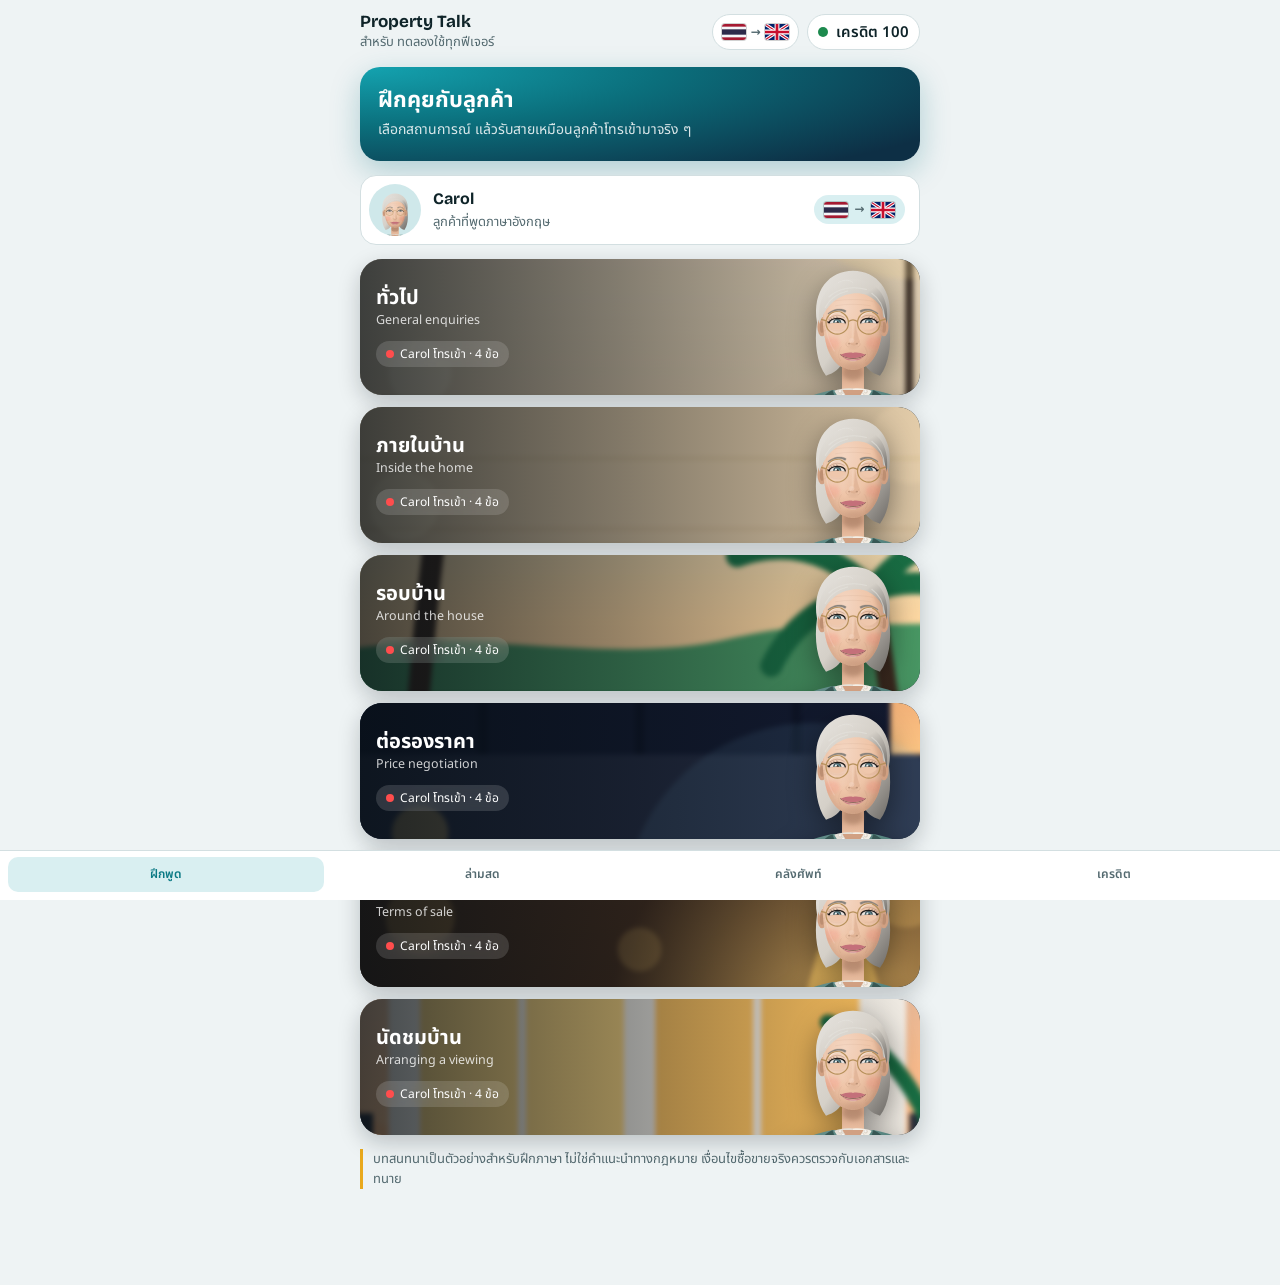
<file: index.html>
<!doctype html>
<html lang="th"><head><meta charset="utf-8"><meta name="viewport" content="width=device-width,initial-scale=1">
<title>Property Talk</title>
<meta http-equiv="refresh" content="0; url=customers/demo/">
<style>body{font-family:system-ui,sans-serif;background:#0c1318;color:#fff;display:grid;place-items:center;min-height:100vh;margin:0}a{color:#4cd4de}</style>
</head><body><p><a href="customers/demo/">Property Talk &rarr;</a></p></body></html>
</file>
<file: core/style.css>
/* Property Talk: shared styles. Phone-first single column, fixed bottom tab bar, light and dark themes. */
:root{
  color-scheme:light;
  --bg:#eef3f4; --surface:#ffffff; --ink:#0f2429; --muted:#546a70; --line:#d3dfe1;
  --accent:#0b7a85; --accent-ink:#ffffff; --accent-soft:#d9eff1; --sun:#e9a91d;
  --good:#1d8a4e; --bad:#c2371f; --face-bg:#cfe8ea;
  --font-display:'Bricolage Grotesque','Noto Sans Thai',system-ui,sans-serif;
  --font-body:'Noto Sans Thai',system-ui,-apple-system,'Segoe UI',sans-serif;
}
@media (prefers-color-scheme: dark){:root:not([data-theme="light"]){
  --bg:#0c1a1e; --surface:#132a30; --ink:#e6f1f3; --muted:#93aab0; --line:#24414a;
  --accent:#4cc3cd; --accent-ink:#06282c; --accent-soft:#17383e; --sun:#f0bd4a;
  --good:#5fcf8f; --bad:#ff8a78; --face-bg:#1d4149; color-scheme:dark}}
:root[data-theme="dark"]{
  --bg:#0c1a1e; --surface:#132a30; --ink:#e6f1f3; --muted:#93aab0; --line:#24414a;
  --accent:#4cc3cd; --accent-ink:#06282c; --accent-soft:#17383e; --sun:#f0bd4a;
  --good:#5fcf8f; --bad:#ff8a78; --face-bg:#1d4149; color-scheme:dark}
*{box-sizing:border-box}
[hidden]{display:none!important}
html{-webkit-text-size-adjust:100%}
body{margin:0;background:var(--bg);color:var(--ink);font-family:var(--font-body);font-size:15px;line-height:1.55;padding-inline:16px;padding-block:calc(12px + env(safe-area-inset-top,0px)) calc(96px + env(safe-area-inset-bottom,0px))}
img{max-width:100%}
.wrap{max-width:560px;margin-inline:auto;display:flex;flex-direction:column;gap:14px;min-width:0}
h1,h2,h3{font-family:var(--font-display);margin:0;text-wrap:balance;line-height:1.2}
h1{font-size:22px}h2{font-size:19px}h3{font-size:15px}
p{margin:0}
.muted{color:var(--muted)}
.small{font-size:13px}
header.top{display:flex;align-items:center;justify-content:space-between;gap:12px}
.pill{font:inherit;display:inline-flex;align-items:center;gap:8px;border:1px solid var(--line);background:var(--surface);color:var(--ink);border-radius:999px;padding:6px 12px;font-weight:600;cursor:pointer;min-height:36px}
.dot{width:10px;height:10px;border-radius:50%;background:var(--good)}
.dot.warn{background:var(--sun)}.dot.crit,.dot.out{background:var(--bad)}
.card{background:var(--surface);border:1px solid var(--line);border-radius:14px;padding:14px;min-width:0}
.btn{font:inherit;font-weight:600;border:1px solid var(--line);background:var(--surface);color:var(--ink);border-radius:10px;padding:8px 12px;min-height:40px;cursor:pointer;display:inline-flex;align-items:center;justify-content:center;gap:6px}
.btn.sm{min-height:34px;padding:5px 10px;font-size:13px}
.btn.primary{background:var(--accent);color:var(--accent-ink);border-color:var(--accent)}
.btn.on{background:var(--accent-soft);border-color:var(--accent)}
.btn:focus-visible,.pill:focus-visible,.opt:focus-visible,.w:focus-visible,.tab:focus-visible,.cat:focus-visible,.chip:focus-visible,input:focus-visible,textarea:focus-visible{outline:2px solid var(--accent);outline-offset:2px}
.row{display:flex;flex-wrap:wrap;gap:8px;align-items:center}
.acts{display:flex;flex-wrap:wrap;gap:6px;margin-top:10px}
.cats{display:grid;gap:10px}
.tag{font-size:12px;font-weight:600;border-radius:6px;padding:2px 8px;background:var(--accent-soft);color:var(--ink)}
@keyframes talk{from{transform:scaleY(.35)}to{transform:scaleY(1.25)}}
.en{font-family:var(--font-display);font-size:19px;font-weight:600;line-height:1.4}
.w{cursor:pointer;text-decoration:underline dotted;text-decoration-color:var(--muted);text-underline-offset:4px;text-decoration-thickness:1px;border-radius:3px}
.wordbar{display:flex;flex-wrap:wrap;gap:8px;align-items:center;background:var(--accent-soft);border-radius:12px;padding:10px 12px}
.wordbar:empty{display:none}
.mic{width:64px;height:64px;border-radius:50%;border:0;background:var(--accent);color:var(--accent-ink);display:inline-flex;align-items:center;justify-content:center;cursor:pointer;flex:none}
.mic svg{width:26px;height:26px}
.mic.live{animation:pulse 1s infinite}
@keyframes pulse{0%{box-shadow:0 0 0 0 rgba(11,122,133,.5)}100%{box-shadow:0 0 0 16px rgba(11,122,133,0)}}
.seg{display:grid;grid-template-columns:1fr 1fr;gap:6px;background:var(--line);padding:4px;border-radius:12px}
.seg button{font:inherit;font-weight:600;border:0;border-radius:9px;padding:9px;background:transparent;color:var(--ink);cursor:pointer}
.seg button.on{background:var(--surface)}
textarea,input[type=number],input[type=text]{font:inherit;width:100%;border:1px solid var(--line);border-radius:10px;padding:10px;background:var(--bg);color:var(--ink)}
textarea{resize:vertical}
label.f{display:flex;flex-direction:column;gap:4px;font-size:13px;color:var(--muted);min-width:0}
.out .en{font-size:22px}
.chips{display:flex;flex-wrap:wrap;gap:8px}
.chip{font:inherit;font-size:13px;border:1px solid var(--line);background:var(--surface);color:var(--ink);border-radius:999px;padding:6px 12px;cursor:pointer;text-align:left}
.note{font-size:13px;color:var(--muted);border-left:3px solid var(--sun);padding-left:10px}
.meter{position:relative;height:16px;border-radius:8px;background:var(--line);overflow:hidden}
.meter .fill{height:100%;background:var(--good);transition:width .3s}
.meter .fill.warn{background:var(--sun)}.meter .fill.crit,.meter .fill.out{background:var(--bad)}
.meter i{position:absolute;top:0;bottom:0;width:2px;background:var(--surface)}
.ticks{position:relative;height:18px;font-size:12px;color:var(--muted)}
.ticks span{position:absolute;transform:translateX(-50%);top:2px}
.bal{font-family:var(--font-display);font-size:40px;font-weight:700;line-height:1;font-variant-numeric:tabular-nums}
.packs{display:grid;grid-template-columns:repeat(auto-fit,minmax(150px,1fr));gap:10px}
.pack{border:1px solid var(--line);border-radius:12px;padding:12px;display:flex;flex-direction:column;gap:6px;background:var(--surface)}
.pack b{font-family:var(--font-display);font-size:20px;font-variant-numeric:tabular-nums}
.tbl{overflow-x:auto}
table{border-collapse:collapse;width:100%;min-width:420px;font-size:13px;font-variant-numeric:tabular-nums}
th,td{padding:8px 6px;border-bottom:1px solid var(--line);text-align:right;white-space:nowrap}
th:first-child,td:first-child{text-align:left}
td input{width:84px;padding:6px;text-align:right}
.good{color:var(--good);font-weight:600}.bad{color:var(--bad);font-weight:600}
.grid2{display:grid;grid-template-columns:1fr 1fr;gap:10px}
.item{display:flex;gap:10px;justify-content:space-between;align-items:flex-start;padding:10px 0;border-bottom:1px solid var(--line)}
.item:last-child{border-bottom:0}
.item .e{font-weight:600}
.flash{min-height:180px;display:flex;flex-direction:column;align-items:center;justify-content:center;text-align:center;gap:8px;cursor:pointer}
nav.tabs{position:fixed;left:0;right:0;bottom:0;background:var(--surface);border-top:1px solid var(--line);display:grid;grid-template-columns:repeat(4,1fr);padding:6px 8px calc(8px + env(safe-area-inset-bottom,0px));z-index:10}
.tab{font:inherit;font-size:12px;font-weight:600;border:0;background:transparent;color:var(--muted);padding:8px 2px;border-radius:10px;cursor:pointer}
.tab[aria-current="page"]{color:var(--accent);background:var(--accent-soft)}
#toast{position:fixed;left:50%;transform:translateX(-50%);bottom:calc(76px + env(safe-area-inset-bottom,0px));background:var(--ink);color:var(--bg);padding:10px 14px;border-radius:10px;font-size:14px;z-index:80;max-width:calc(100% - 32px);text-align:center}
#big{position:fixed;inset:0;z-index:90;background:var(--bg);display:flex;flex-direction:column;padding:16px;padding-top:calc(16px + env(safe-area-inset-top,0px))}
#big .txt{flex:1;display:flex;align-items:center;justify-content:center;text-align:center;font-family:var(--font-display);font-weight:700;font-size:clamp(28px,8vw,48px);line-height:1.25;text-wrap:balance}

/* ---------- avatar animation ---------- */
.avatar{display:block}
.avatar .lid{animation:lidblink 4.6s infinite}
@keyframes lidblink{0%,93%,100%{transform:scaleY(0)}96%{transform:scaleY(1)}}
.avatar .iris{animation:glance 8s ease-in-out infinite}
@keyframes glance{0%,40%,100%{transform:translate(0,0)}50%,70%{transform:translate(2.5px,.6px)}80%,92%{transform:translate(-2.2px,0)}}
.avatar .ahead{transform-box:view-box;transform-origin:200px 330px;animation:sway 7s ease-in-out infinite}
@keyframes sway{0%,100%{transform:rotate(-.7deg) translateY(0)}50%{transform:rotate(.9deg) translateY(-2px)}}
.avatar .abody{transform-box:view-box;transform-origin:200px 480px;animation:breathe 4.8s ease-in-out infinite}
@keyframes breathe{0%,100%{transform:scale(1)}50%{transform:scale(1.008,1.012)}}
.talk .avatar .ahead{animation:nod .7s ease-in-out infinite}
@keyframes nod{0%,100%{transform:rotate(0) translateY(0)}50%{transform:rotate(-1deg) translateY(1.5px)}}

/* ---------- home: hero and scenario cards ---------- */
.hero{border-radius:20px;padding:20px 18px;color:#fff;background:radial-gradient(120% 140% at 0% 0%,#14a3b0 0%,#0b6f7c 45%,#0d2f45 100%);box-shadow:0 10px 30px rgba(11,111,124,.28)}
.hero h2{font-size:22px;color:#fff}
.hero p{margin-top:6px;color:rgba(255,255,255,.85);font-size:14px}
.cats{display:grid;gap:12px}
.catcard{font:inherit;color:#fff;text-align:left;position:relative;overflow:hidden;border:0;border-radius:22px;height:136px;padding:0;cursor:pointer;width:100%;background:#10202a;box-shadow:0 8px 22px rgba(8,20,28,.22)}
.catcard .cbg{position:absolute;inset:-6%;filter:blur(2.5px) saturate(1.1)}
.catcard .cbg svg{width:100%;height:100%;display:block}
.catcard .cshade{position:absolute;inset:0;background:linear-gradient(90deg,rgba(6,14,20,.74) 0%,rgba(6,14,20,.42) 46%,rgba(6,14,20,0) 100%)}
.catcard .cav{position:absolute;right:-8px;bottom:-34px;width:150px;height:180px}
.catcard .cav svg{width:100%;height:100%;display:block;filter:drop-shadow(0 8px 14px rgba(0,0,0,.4))}
.catcard .ctext{position:absolute;left:16px;top:0;bottom:0;display:flex;flex-direction:column;justify-content:center;gap:2px;max-width:58%}
.catcard b{font-family:var(--font-display);font-size:20px;line-height:1.15}
.catcard .cen{font-size:12.5px;opacity:.8}
.catcard .cmeta{margin-top:8px;font-size:12px;display:inline-flex;align-items:center;gap:6px;background:rgba(255,255,255,.14);backdrop-filter:blur(8px);border-radius:999px;padding:4px 10px;width:fit-content}
.catcard:focus-visible{outline:3px solid var(--accent);outline-offset:2px}
.live{display:inline-block;width:8px;height:8px;border-radius:50%;background:#ff4d4d;box-shadow:0 0 0 0 rgba(255,77,77,.6);animation:livepulse 1.6s infinite}
@keyframes livepulse{0%{box-shadow:0 0 0 0 rgba(255,77,77,.6)}100%{box-shadow:0 0 0 8px rgba(255,77,77,0)}}

/* ---------- full-screen call ---------- */
.call{position:fixed;inset:0;z-index:60;background:#0a1116;color:#fff;overflow:hidden;display:flex;flex-direction:column;animation:callin .38s cubic-bezier(.2,.8,.2,1)}
@keyframes callin{from{opacity:0;transform:translateY(28px) scale(.98)}to{opacity:1;transform:none}}
.call .bd{position:absolute;inset:-5%;z-index:0}
.call .bd svg{width:100%;height:100%;display:block;filter:blur(6px) saturate(1.12)}
.call .shade{position:absolute;inset:0;z-index:1;background:linear-gradient(180deg,rgba(6,12,16,.6) 0%,rgba(6,12,16,0) 24%,rgba(6,12,16,0) 44%,rgba(6,12,16,.78) 74%,rgba(6,12,16,.95) 100%)}
.ctop{position:relative;z-index:4;display:flex;align-items:center;gap:12px;padding:calc(12px + env(safe-area-inset-top,0px)) 16px 8px}
.cwho{display:flex;flex-direction:column;min-width:0;flex:1}
.cwho b{font-family:var(--font-display);font-size:18px;line-height:1.1}
.cwho span{font-size:12px;opacity:.85;display:inline-flex;align-items:center;gap:6px;font-variant-numeric:tabular-nums}
.cprog{display:flex;gap:4px;width:64px}
.cprog i{flex:1;height:4px;border-radius:2px;background:rgba(255,255,255,.28)}
.cprog i.done{background:#4cd4de}
.cface{position:absolute;left:0;right:0;top:calc(60px + env(safe-area-inset-top,0px));bottom:36%;z-index:2;display:flex;align-items:flex-end;justify-content:center;pointer-events:none}
.cface.small{bottom:52%}
.cface svg{height:100%;width:auto;max-width:100%;filter:drop-shadow(0 22px 30px rgba(0,0,0,.5));-webkit-mask-image:linear-gradient(#000 76%,transparent 99%);mask-image:linear-gradient(#000 76%,transparent 99%)}
.cbottom{position:relative;z-index:4;margin-top:auto;padding:0 16px calc(14px + env(safe-area-inset-bottom,0px));display:flex;flex-direction:column;gap:10px;max-height:66%;overflow:auto}
.sub{background:rgba(18,28,34,.58);backdrop-filter:blur(16px) saturate(1.2);-webkit-backdrop-filter:blur(16px) saturate(1.2);border:1px solid rgba(255,255,255,.14);border-radius:20px;padding:12px 14px}
.sub .en{font-size:19px;color:#fff}
.sub .th{margin-top:6px;color:rgba(255,255,255,.72);font-size:14px}
.sub.me{background:rgba(11,122,133,.6);border-color:rgba(255,255,255,.2);align-self:flex-end;max-width:94%}
.sub .tag{background:rgba(255,255,255,.2);color:#fff}
.sub .w{text-decoration-color:rgba(255,255,255,.6)}
.sub.sum h3{font-size:18px}
.sumlist{margin-top:8px;max-height:26vh;overflow:auto}
.sub .item{border-bottom-color:rgba(255,255,255,.14)}
.small.dim,.dim{color:rgba(255,255,255,.7)}
.react{display:flex;gap:8px;align-items:flex-start;font-size:14px;background:rgba(255,255,255,.14);backdrop-filter:blur(12px);border-radius:16px;padding:8px 12px;align-self:flex-start;max-width:94%;animation:pop .35s cubic-bezier(.2,.9,.3,1.3)}
.react em{opacity:.75;font-style:normal;display:block;font-size:12.5px}
.rdot{width:8px;height:8px;border-radius:50%;background:#4cd4de;margin-top:7px;flex:none}
@keyframes pop{from{opacity:0;transform:translateY(8px) scale(.96)}to{opacity:1;transform:none}}
.call .wordbar{background:rgba(255,255,255,.18);color:#fff;backdrop-filter:blur(12px)}
.call .btn.glass,.btn.glass{background:rgba(255,255,255,.16);color:#fff;border-color:rgba(255,255,255,.22);backdrop-filter:blur(10px)}
.pillbtn{font:inherit;font-weight:600;color:#fff;background:rgba(255,255,255,.16);border:1px solid rgba(255,255,255,.24);backdrop-filter:blur(12px);border-radius:999px;min-height:44px;padding:0 18px;display:flex;align-items:center;justify-content:space-between;cursor:pointer}
.ctrls{display:flex;align-items:flex-end;justify-content:space-between;gap:4px}
.cbw{display:flex;flex-direction:column;align-items:center;gap:4px;min-width:0}
.cl{font-size:10.5px;opacity:.85;white-space:nowrap}
.cbtn{width:42px;height:42px;border-radius:50%;border:1px solid rgba(255,255,255,.2);background:rgba(255,255,255,.14);backdrop-filter:blur(10px);color:#fff;display:inline-flex;align-items:center;justify-content:center;font:inherit;font-size:12px;cursor:pointer;padding:0}
.cbtn b{font-weight:600;font-size:12px}
.cbtn.on{background:rgba(76,212,222,.3);border-color:#4cd4de}
.cbtn.end{background:#e5484d;border-color:#e5484d}
.cbtn.end.sm{width:38px;height:38px}
.cbtn:focus-visible,.cmain:focus-visible,.pillbtn:focus-visible,.copt:focus-visible{outline:2px solid #4cd4de;outline-offset:2px}
.cmain{width:68px;height:68px;border-radius:50%;border:0;color:#04262b;background:linear-gradient(145deg,#6fe3ec,#2bb5c1);box-shadow:0 8px 22px rgba(43,181,193,.45);display:inline-flex;align-items:center;justify-content:center;cursor:pointer}
.cmain.next{background:linear-gradient(145deg,#8af0a8,#22b35b);box-shadow:0 8px 22px rgba(34,179,91,.45)}
.cmain svg{width:28px;height:28px}
.sheet{position:absolute;left:0;right:0;bottom:0;z-index:8;background:rgba(12,19,24,.96);backdrop-filter:blur(24px) saturate(1.2);-webkit-backdrop-filter:blur(24px);border-top:1px solid rgba(255,255,255,.14);border-radius:26px 26px 0 0;padding:8px 16px calc(16px + env(safe-area-inset-bottom,0px));transform:translateY(105%);transition:transform .34s cubic-bezier(.2,.8,.2,1);max-height:74%;overflow:auto;visibility:hidden}
.sheet.open{transform:none;visibility:visible}
.sheet .grab{width:40px;height:4px;border-radius:2px;background:rgba(255,255,255,.3);margin:4px auto 10px}
.copts{display:grid;gap:8px;margin-top:10px}
.copt{font:inherit;text-align:left;color:#fff;background:rgba(255,255,255,.1);border:1px solid rgba(255,255,255,.16);border-radius:16px;padding:10px 12px;cursor:pointer;display:block;width:100%}
.copt .lv{margin-bottom:4px;display:inline-block;background:rgba(255,255,255,.2);color:#fff}
.copt .e{display:block;font-weight:600}
.copt .t{display:block;font-size:13px;color:rgba(255,255,255,.7)}
.call .mic.cmain.live{animation:pulse2 1s infinite}
@keyframes pulse2{0%{box-shadow:0 0 0 0 rgba(43,181,193,.6)}100%{box-shadow:0 0 0 18px rgba(43,181,193,0)}}

/* ---------- incoming call ---------- */
.call.ringing .shade{background:linear-gradient(180deg,rgba(6,12,16,.7),rgba(6,12,16,.55) 50%,rgba(6,12,16,.9))}
.ringbox{position:relative;z-index:3;margin-top:calc(70px + env(safe-area-inset-top,0px));display:flex;flex-direction:column;align-items:center;gap:6px;text-align:center}
.ringav{position:relative;width:190px;height:190px;display:flex;align-items:center;justify-content:center;margin-bottom:14px}
.ringav i{position:absolute;inset:0;border-radius:50%;border:2px solid rgba(255,255,255,.35);animation:ringout 2.4s ease-out infinite}
.ringav i:nth-child(2){animation-delay:.8s}.ringav i:nth-child(3){animation-delay:1.6s}
@keyframes ringout{from{transform:scale(.7);opacity:.9}to{transform:scale(1.5);opacity:0}}
.rface{width:170px;height:170px;border-radius:50%;overflow:hidden;background:var(--face-bg);border:3px solid rgba(255,255,255,.7);box-shadow:0 12px 34px rgba(0,0,0,.5)}
.rface svg{width:290px;height:auto;margin:-50px 0 0 -60px;display:block}
.ringbox h2{font-size:28px;color:#fff}
.rsub{opacity:.85;font-size:14px}
.rcall{opacity:.9;font-size:15px;animation:blinkText 1.4s ease-in-out infinite}
@keyframes blinkText{0%,100%{opacity:.4}50%{opacity:1}}
.ringbtns{position:absolute;left:0;right:0;bottom:calc(48px + env(safe-area-inset-bottom,0px));z-index:4;display:flex;justify-content:space-around;padding:0 40px}
.rb{display:flex;flex-direction:column;align-items:center;gap:8px}
.cbtn.big{width:74px;height:74px}
.cbtn.ans{background:#1fbf62;border-color:#1fbf62;animation:answerpulse 1.3s infinite}
@keyframes answerpulse{0%{box-shadow:0 0 0 0 rgba(31,191,98,.6)}100%{box-shadow:0 0 0 20px rgba(31,191,98,0)}}

@media (prefers-reduced-motion: reduce){
  .avatar .lid,.avatar .iris,.avatar .ahead,.avatar .abody,.talk .avatar .ahead,.mic.live,.meter .fill,.live,.ringav i,.cbtn.ans,.rcall,.call,.react,.call .mic.cmain.live{animation:none!important;transition:none!important}
  .sheet{transition:none}
}

.sub.mini{padding:8px 12px;border-radius:14px;opacity:.9}
.sub.mini .en{font-family:var(--font-body);font-weight:500;font-size:14px;white-space:nowrap;overflow:hidden;text-overflow:ellipsis}
.sub.mini .th{display:none}
.sub.me .en{font-size:17px}

.cbottom{overflow:visible;max-height:68%}
.cstack{display:flex;flex-direction:column;gap:10px;min-height:0;overflow:auto;flex:0 1 auto;-webkit-overflow-scrolling:touch}
@media (max-height:700px){
  .cface{bottom:45%}
  .sub .en{font-size:17px}
  .sub.me .en{font-size:15px}
  .cmain{width:62px;height:62px}
}
@media (max-height:700px){
  .cstack{max-height:40vh}
  .sub.me .en{font-size:14px;line-height:1.35}
  .sub.me .th{font-size:12px}
  .react .th{display:none}
  .cface{bottom:52%}
}

/* ---------- language picker ---------- */
.langbtn{font:inherit;display:inline-flex;align-items:center;gap:5px;border:1px solid var(--line);background:var(--surface);color:var(--ink);border-radius:999px;padding:6px 11px;font-weight:700;font-size:12px;letter-spacing:.04em;cursor:pointer;min-height:36px;margin-left:auto}
.langbtn i{font-style:normal;color:var(--muted)}
.langbtn:focus-visible,.langbar:focus-visible,.cpick:focus-visible{outline:2px solid var(--accent);outline-offset:2px}
.langbar{font:inherit;color:inherit;text-align:left;display:flex;align-items:center;gap:12px;width:100%;border:1px solid var(--line);background:var(--surface);border-radius:16px;padding:8px 14px 8px 8px;cursor:pointer}
.lbf{width:52px;height:52px;border-radius:50%;overflow:hidden;background:var(--face-bg);flex:none;display:block}
.lbf svg{width:100%;height:auto;display:block;margin-top:2px}
.lbt{display:flex;flex-direction:column;min-width:0;flex:1}
.lbt b{font-family:var(--font-display);font-size:16px}
.lbl{font-weight:700;font-size:12px;letter-spacing:.05em;background:var(--accent-soft);border-radius:999px;padding:5px 10px;flex:none}
.lm{position:fixed;inset:0;z-index:60;background:rgba(6,20,24,.62);display:flex;align-items:flex-end;justify-content:center;backdrop-filter:blur(3px)}
.lmc{width:100%;max-width:560px;max-height:88vh;overflow:auto;background:var(--surface);color:var(--ink);border-radius:22px 22px 0 0;padding:16px 16px calc(20px + env(safe-area-inset-bottom,0px));display:flex;flex-direction:column;gap:10px}
.lmh{font-size:13px;color:var(--muted);font-weight:600;margin-top:6px}
.lchips .chip{font-size:15px;padding:9px 14px}
.lchips .chip.on{background:var(--accent);color:var(--accent-ink);border-color:var(--accent)}
.lchips .chip:disabled{opacity:.35;cursor:not-allowed}
.cpicks{display:grid;grid-template-columns:1fr 1fr;gap:10px}
.cpick{font:inherit;color:inherit;display:flex;flex-direction:column;align-items:center;gap:2px;border:2px solid var(--line);background:var(--bg);border-radius:16px;padding:10px 8px;cursor:pointer}
.cpick.on{border-color:var(--accent);background:var(--accent-soft)}
.cth{width:84px;height:84px;border-radius:50%;overflow:hidden;background:var(--face-bg);display:block}
.cth svg{width:100%;height:auto;display:block;margin-top:2px}
header.top>div:first-child{min-width:0;flex:1 1 auto}
header.top h1{font-size:20px;white-space:nowrap;overflow:hidden;text-overflow:ellipsis}
header.top .muted{white-space:nowrap;overflow:hidden;text-overflow:ellipsis}
.pill,.langbtn{white-space:nowrap;flex:none}
header.top{gap:8px}
header.top h1{font-size:17px}
.langbtn{padding:5px 9px;gap:4px}
.pill{padding:5px 10px}
.flag{width:24px;height:16px;border-radius:3px;box-shadow:0 0 0 1px rgba(0,0,0,.18);flex:none;display:block;overflow:hidden}
.langbtn i,.lbl i{font-style:normal;color:var(--muted)}
.lbl{display:inline-flex;align-items:center;gap:6px}
.lchips .chip{display:inline-flex;align-items:center;gap:8px}
.lchips .chip .flag{width:26px;height:17px}
.lchips .chip.on .flag{box-shadow:0 0 0 2px var(--accent-ink)}
.flag{width:24px;height:16px;border-radius:3px;box-shadow:0 0 0 1px rgba(0,0,0,.18);flex:none;display:block;overflow:hidden}
.langbtn i,.lbl i{font-style:normal;color:var(--muted)}
.lbl{display:inline-flex;align-items:center;gap:6px}
.lchips .chip{display:inline-flex;align-items:center;gap:8px}
.lchips .chip .flag{width:26px;height:17px}
.lchips .chip.on .flag{box-shadow:0 0 0 2px var(--accent-ink)}
.tip{background:var(--accent-soft);border:1px solid var(--line);border-radius:14px;padding:12px 14px;display:flex;flex-direction:column;gap:6px;font-size:14px}
</file>
